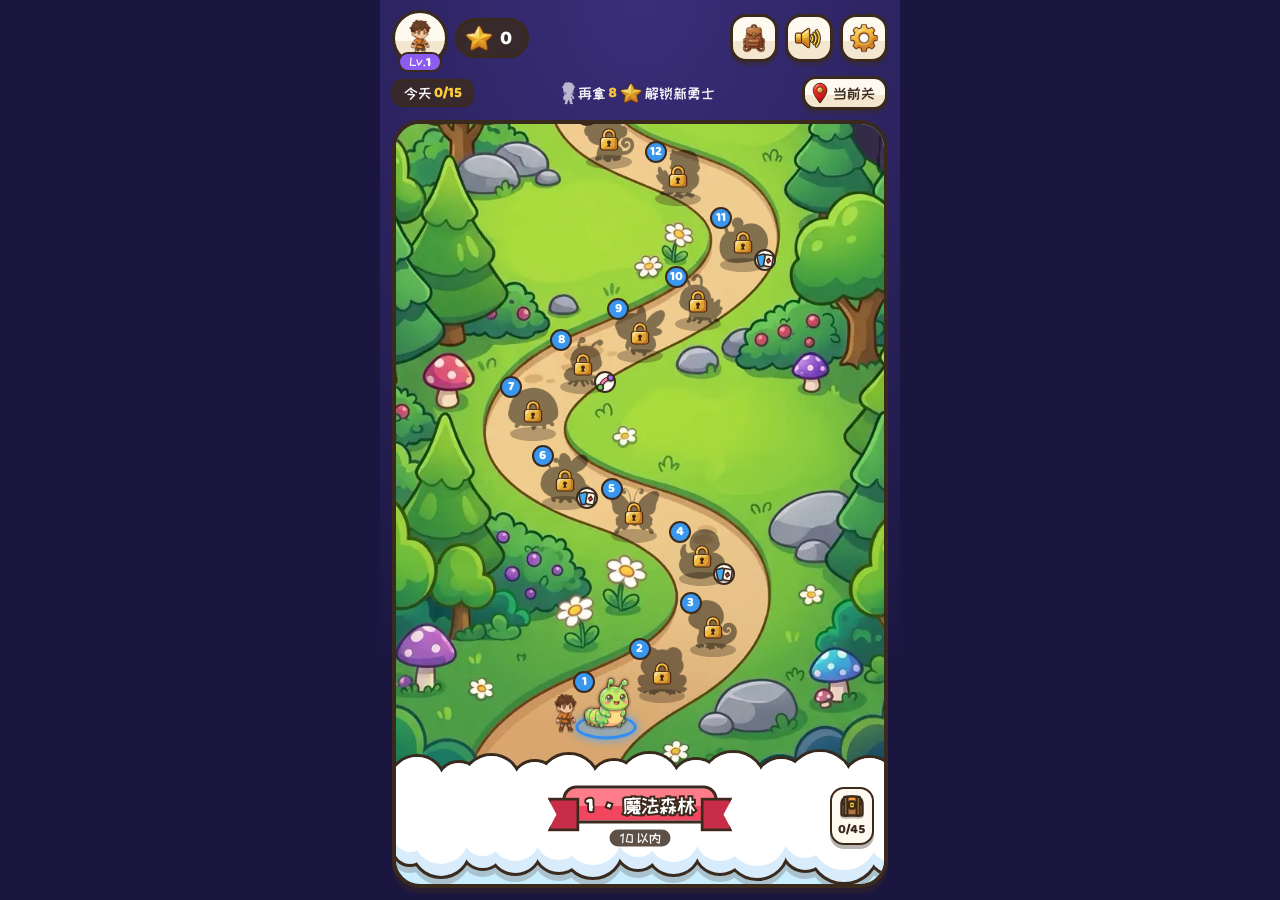
<file: index.html>
<!doctype html>
<html lang="zh-CN">
<head>
<meta charset="utf-8">
<meta name="viewport" content="width=device-width,initial-scale=1">
<title>小勇士大冒险</title>
<meta http-equiv="refresh" content="0; url=./xiaoyongshi/">
</head>
<body style="font-family:sans-serif;text-align:center;padding-top:30vh">
<a href="./xiaoyongshi/">进入「小勇士大冒险」</a>
</body>
</html>
</file>
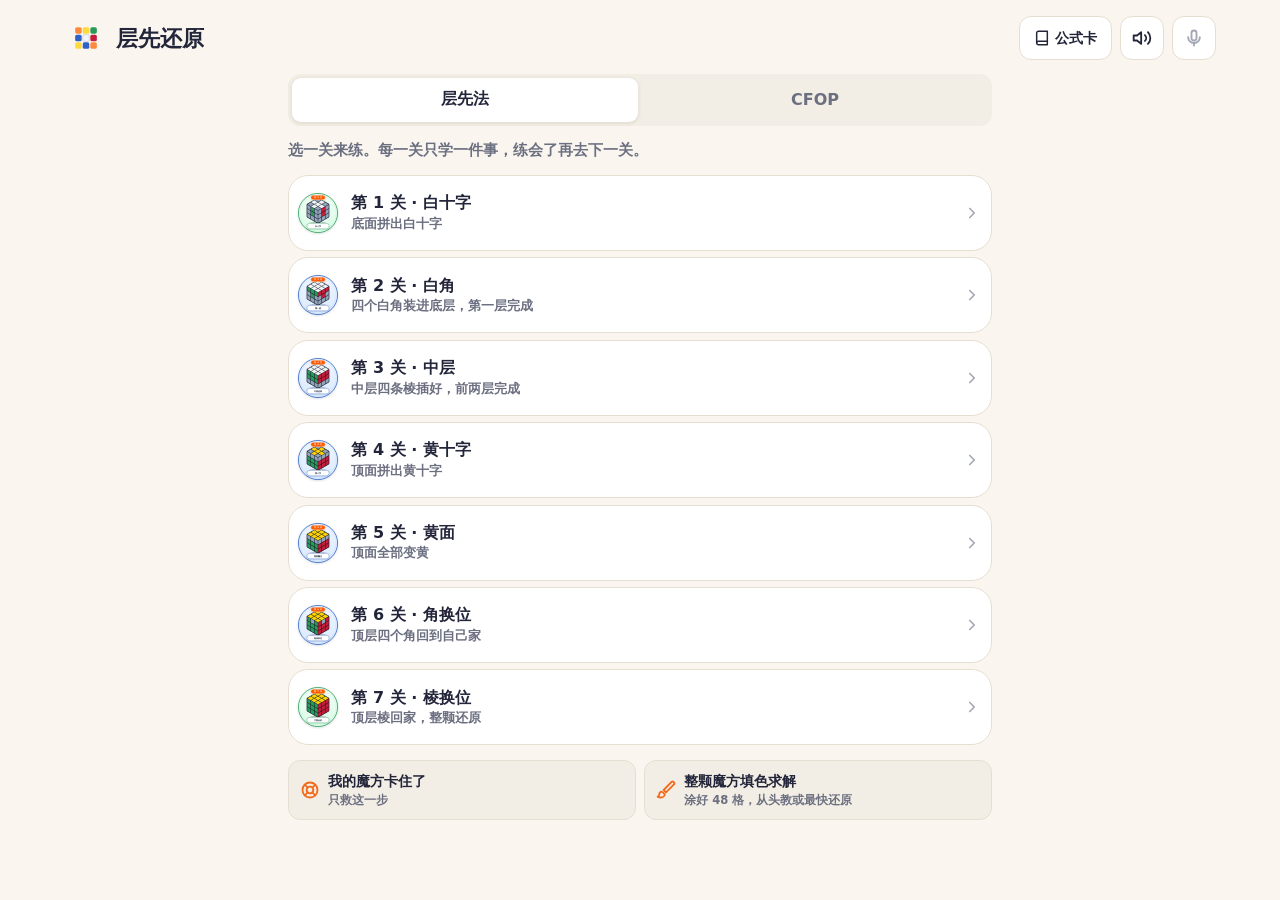
<file: mofang/index.html>
<!doctype html>
<html lang="zh-CN">
  <head>
    <meta charset="UTF-8" />
    <meta
      name="viewport"
      content="width=device-width, initial-scale=1, viewport-fit=cover"
    />
    <meta name="theme-color" content="#faf6ef" />
    <meta name="mobile-web-app-capable" content="yes" />
    <meta name="apple-mobile-web-app-capable" content="yes" />
    <meta name="apple-mobile-web-app-status-bar-style" content="default" />
    <meta name="apple-mobile-web-app-title" content="层先还原" />
    <meta name="description" content="对着实体魔方填色，层先法或最短路径还原。拖动翻转，每一步都能转给你看。" />
    <meta property="og:title" content="层先还原" />
    <meta property="og:description" content="Layer-by-layer cube" />
    <meta property="og:image" content="/mofang/og.jpg" />
    <link rel="manifest" href="/mofang/manifest.webmanifest" />
    <link rel="icon" type="image/svg+xml" href="/mofang/favicon.svg" />
    <link rel="apple-touch-icon" href="/mofang/apple-touch-icon.png" />
    <title>层先还原</title>
    <script type="module" crossorigin src="/mofang/assets/index-WEE_4bDT.js"></script>
    <link rel="stylesheet" crossorigin href="/mofang/assets/index-B3FWeYXa.css">
  </head>
  <body>
    <div id="root"></div>
  </body>
</html>
</file>
<file: mofang/assets/index-B3FWeYXa.css>
:root{--font-sans:"Noto Sans SC", "PingFang SC", "Hiragino Sans GB", "Microsoft YaHei", system-ui, sans-serif;--font-mono:"IBM Plex Mono", "SF Mono", ui-monospace, monospace;--bg:#faf6ef;--surface:#fff;--fill:#f3eee5;--fill-strong:#e9e2d6;--line:#e6ded0;--fg:#23263a;--muted:#6b6f80;--subtle:#a3a6b4;--accent:#f26a1b;--accent-soft:#fde9dc;--accent-fg:#fff;--success:#1c9a5e;--success-soft:#e2f4ea;--danger:#d9443a;--danger-soft:#fbe6e3;--r-sm:8px;--r-md:12px;--r-lg:20px;--h-top:44px;--h-chip:44px;--h-btn:52px;--shadow:0 10px 30px #3c280a1a;--radius:var(--r-lg);--radius-sm:var(--r-md);--border:var(--line);--border-strong:var(--fill-strong);--elevated:var(--fill);--bg-deep:var(--fill);--primary:var(--accent);--primary-deep:#d95a10;--primary-fg:var(--accent-fg);--secondary:var(--fg);--secondary-soft:var(--fill);--sun:var(--accent);--sun-soft:var(--fill);--sky-soft:var(--fill);--shadow-sm:none}*,:before,:after{box-sizing:border-box}html,body,#root{height:100%;margin:0}html{height:100%;height:-webkit-fill-available}body{font-family:var(--font-sans);background:var(--bg);color:var(--fg);-webkit-font-smoothing:antialiased;-webkit-tap-highlight-color:transparent;min-height:100dvh;-webkit-text-size-adjust:100%;-moz-text-size-adjust:100%;text-size-adjust:100%;min-height:-webkit-fill-available;overflow:hidden}button{color:inherit;font-family:inherit}strong{font-weight:700}.app{background:var(--bg);height:100svh;color:var(--fg);padding-top:env(safe-area-inset-top,0px);padding-left:env(safe-area-inset-left,0px);padding-right:env(safe-area-inset-right,0px);flex-direction:column;justify-content:center;display:flex;overflow:hidden}.shell{flex-direction:column;flex:auto;width:100%;min-height:0;display:flex}button:focus-visible{outline:3px solid var(--accent);outline-offset:2px}.topbar{flex:none;justify-content:space-between;align-items:center;gap:.5rem;padding:.5rem 1rem;display:flex}.topbar-left,.topbar-right{align-items:center;gap:.5rem;min-width:0;display:flex}.topbar-title{white-space:nowrap;margin:0;font-size:1.2rem;font-weight:800}.logo{width:var(--h-top);height:var(--h-top);justify-content:center;align-items:center;display:inline-flex}.icon-btn,.pill-btn,.tool-pill{height:var(--h-top);border:1px solid var(--line);border-radius:var(--r-md);background:var(--surface);color:var(--fg);white-space:nowrap;cursor:pointer;touch-action:manipulation;justify-content:center;align-items:center;gap:.35rem;font-size:.9rem;font-weight:700;display:inline-flex}.icon-btn{width:var(--h-top);padding:0}.pill-btn,.tool-pill{padding:0 .85rem}.icon-btn:active:not(:disabled),.pill-btn:active,.tool-pill:active:not(:disabled){background:var(--fill)}.icon-btn:disabled,.tool-pill:disabled{opacity:.4;cursor:default}.icon-btn.muted{color:var(--subtle)}.main{flex-direction:column;flex:auto;min-height:0;display:flex}.stage-panel{flex-direction:column;flex:auto;min-height:190px;display:flex;position:relative}.cube-stage{touch-action:none;-webkit-user-select:none;user-select:none;flex:auto;min-height:0;position:relative;overflow:hidden}.cube-stage-net{touch-action:manipulation;justify-content:center;align-items:center;padding:3.2rem 1rem 3.6rem;display:flex}.cube-stage canvas{display:block;width:100%!important;height:100%!important}.stage-overlay{z-index:6;pointer-events:none;justify-content:space-between;align-items:center;gap:.5rem;display:flex;position:absolute;top:.5rem;left:1rem;right:1rem}.stage-overlay>*{pointer-events:auto}.stage-tools{z-index:6;pointer-events:none;justify-content:space-between;gap:.5rem;display:flex;position:absolute;bottom:.75rem;left:1rem;right:1rem}.tool-pill{pointer-events:auto}.pose-chip,.step-hud{border-radius:var(--r-md);background:#ffffffe6;align-items:center;height:32px;padding:0 .7rem;display:inline-flex}.pose-chip{white-space:nowrap;text-overflow:ellipsis;gap:.35rem;min-width:0;font-size:.85rem;font-weight:700;overflow:hidden}.pose-chip svg{color:var(--accent);flex:none}.pose-sep{color:var(--subtle)}.pose-front{border-radius:3px;width:.85rem;height:.85rem;display:inline-block;box-shadow:inset 0 0 0 1px #0000002e}.view-toggle{height:var(--h-top);border:1px solid var(--line);border-radius:var(--r-md);background:var(--surface);flex:none;gap:0;padding:0;display:inline-flex;overflow:hidden}.view-btn{min-width:3.25rem;color:var(--muted);cursor:pointer;touch-action:manipulation;background:0 0;border:none;border-radius:0;padding:0 .8rem;font-size:.85rem;font-weight:800}.view-btn.active{background:var(--fg);color:#fff}.step-hud{z-index:5;pointer-events:none;-webkit-user-select:none;user-select:none;align-items:baseline;gap:.1rem;padding-top:.25rem;position:absolute;bottom:.6rem;right:1rem}.step-hud-current{color:var(--accent);font-variant-numeric:tabular-nums;font-size:1.15rem;font-weight:800}.step-hud-sep,.step-hud-total{color:var(--muted);font-variant-numeric:tabular-nums;font-size:.85rem;font-weight:700}.you-tag{white-space:nowrap;-webkit-user-select:none;user-select:none;font-family:var(--font-sans);flex-direction:column;align-items:center;display:flex}.you-tag-arrow{color:var(--fg);font-size:.65rem;line-height:1}.you-tag-body{border-radius:var(--r-sm);background:var(--fg);color:#fff;align-items:center;gap:.25rem;padding:.15rem .5rem;font-size:.72rem;font-weight:800;display:inline-flex}.you-tag-dot{border-radius:3px;width:.7rem;height:.7rem;box-shadow:0 0 0 1.5px #fff}.rotate-card{z-index:7;border-radius:var(--r-md);background:var(--fg);color:#fff;box-shadow:var(--shadow);pointer-events:none;white-space:nowrap;align-items:center;gap:.6rem;padding:.55rem 1rem .55rem .6rem;animation:.2s ease-out fade-in;display:flex;position:absolute;top:3.2rem;left:50%;transform:translate(-50%)}.rotate-card-icon{border-radius:var(--r-sm);background:var(--accent);justify-content:center;align-items:center;width:2.4rem;height:2.4rem;animation:1s ease-in-out infinite spin-left;display:inline-flex}.rotate-card-icon.flip{animation-name:spin-right}.rotate-card-icon svg{transform:scaleX(-1)}.rotate-card-icon.flip svg{transform:none}.rotate-card-text{flex-direction:column;line-height:1.25;display:flex}.rotate-card-text strong{font-size:1rem;font-weight:900}.rotate-card-text small{opacity:.8;font-size:.78rem;font-weight:600}.panel{background:var(--surface);border-radius:var(--r-lg) var(--r-lg) 0 0;flex-direction:column;flex:none;min-height:0;max-height:68%;display:flex;box-shadow:0 -6px 24px #3c280a14}.panel-inner{min-height:0;padding:1rem 1rem calc(1rem + env(safe-area-inset-bottom,0px));-webkit-overflow-scrolling:touch;scrollbar-width:thin;flex-direction:column;flex:auto;gap:.75rem;display:flex;overflow-y:auto}.panel-head{justify-content:space-between;align-items:center;gap:.5rem;display:flex}.panel-title{margin:0;font-size:1rem;font-weight:800}.panel-count{border-radius:var(--r-sm);background:var(--fill);height:28px;font-family:var(--font-mono);color:var(--muted);font-variant-numeric:tabular-nums;align-items:center;padding:0 .6rem;font-size:.85rem;font-weight:600;display:inline-flex}.palette{grid-template-columns:repeat(6,1fr);gap:.25rem;display:grid}.swatch{border-radius:var(--r-md);cursor:pointer;touch-action:manipulation;background:0 0;border:none;flex-direction:column;align-items:center;gap:.3rem;padding:.3rem 0;display:flex}.swatch.active{background:var(--fill)}.swatch-ring{--p:0%;--c:#ccc;border-radius:var(--r-md);background:conic-gradient(var(--c) var(--p), var(--fill-strong) 0);justify-content:center;align-items:center;width:3rem;height:3rem;padding:4px;display:flex;position:relative}.swatch.active .swatch-ring{box-shadow:0 0 0 2px var(--surface), 0 0 0 4px var(--fg)}.swatch-dot{border-radius:var(--r-sm);border:2px solid #fff;width:100%;height:100%}.swatch-label{font-size:.82rem;font-weight:800;line-height:1}.swatch-label small{color:var(--muted);font-variant-numeric:tabular-nums;font-size:.7rem;font-weight:600}.swatch.done{cursor:not-allowed}.swatch.done .swatch-ring{background:repeating-linear-gradient(-45deg, var(--fill-strong) 0 4px, var(--fill) 4px 8px)}.swatch.done .swatch-dot{opacity:.4;filter:saturate(.55);border-color:#0000;transform:scale(.78)}.swatch-done-badge{display:flex;position:absolute;bottom:-.25rem;right:-.25rem}.swatch-done-badge svg{border-radius:var(--r-sm);background:var(--success);color:#fff;border:2px solid #fff;width:1.3rem;height:1.3rem;padding:.18rem}.swatch.done .swatch-label{color:var(--subtle)}.swatch.done .swatch-label small{color:var(--success);font-weight:800}.status-line{border-radius:var(--r-md);background:var(--fill);height:3.1rem;color:var(--muted);align-items:center;gap:.45rem;padding:0 .15rem 0 .8rem;font-size:.88rem;font-weight:700;display:flex}.status-line.ok{background:var(--success-soft);color:var(--success)}.status-line.error{background:var(--danger-soft);color:var(--danger)}.status-text{white-space:nowrap;text-overflow:ellipsis;flex:auto;min-width:0;overflow:hidden}.status-action{border-radius:var(--r-sm);background:var(--danger);color:#fff;cursor:pointer;border:none;flex:none;height:2.75rem;padding:0 .8rem;font-size:.85rem;font-weight:800}.paint-guide{flex-direction:column;gap:.5rem;margin:0;padding:0;list-style:none;display:none}.paint-guide li{align-items:flex-start;gap:.6rem;font-size:.92rem;font-weight:600;line-height:1.45;display:flex}.paint-guide li.done{color:var(--muted)}.paint-guide-num{border-radius:var(--r-sm);background:var(--surface);flex:none;justify-content:center;align-items:center;width:1.6rem;height:1.6rem;font-size:.85rem;font-weight:800;display:inline-flex}.paint-guide li.done .paint-guide-num{background:var(--success-soft);color:var(--success)}.btn{border-radius:var(--r-md);cursor:pointer;-webkit-user-select:none;user-select:none;touch-action:manipulation;white-space:nowrap;min-height:var(--h-btn);border:1px solid #0000;flex-direction:column;justify-content:center;align-items:center;gap:.05rem;padding:.4rem .9rem;font-size:1rem;font-weight:800;display:inline-flex}.btn:disabled{opacity:.4;pointer-events:none}.btn:active:not(:disabled){transform:scale(.98)}.btn-xl{font-size:1.1rem}.btn-primary{background:var(--accent);color:var(--accent-fg)}.btn-secondary{background:var(--surface);border:1px solid var(--line);color:var(--fg)}.btn-danger{background:var(--danger-soft);color:var(--danger)}.btn-main{align-items:center;gap:.35rem;display:inline-flex}.btn-sub{opacity:.8;font-size:.72rem;font-weight:600;line-height:1.2}.panel-actions{flex-direction:column;gap:.15rem;display:flex}.link-row{justify-content:center;gap:.5rem;display:flex}.link-btn{min-height:44px;color:var(--muted);text-underline-offset:3px;cursor:pointer;touch-action:manipulation;background:0 0;border:none;padding:0 .5rem;font-size:.85rem;font-weight:700;text-decoration:underline}.link-btn:disabled{opacity:.4;cursor:default}.stage-bar{scrollbar-width:none;-webkit-overflow-scrolling:touch;flex:none;gap:.35rem;margin:0 -1rem;padding:0 1rem;display:flex;overflow-x:auto}.stage-bar::-webkit-scrollbar{display:none}.stage-pill{height:var(--h-chip);border:1px solid var(--line);border-radius:var(--r-md);background:var(--surface);color:var(--muted);cursor:pointer;white-space:nowrap;touch-action:manipulation;flex:none;align-items:center;gap:.35rem;padding:0 .7rem 0 .35rem;font-size:.85rem;font-weight:800;display:inline-flex}.stage-pill-num{border-radius:var(--r-sm);background:var(--fill);font-variant-numeric:tabular-nums;justify-content:center;align-items:center;width:1.5rem;height:1.5rem;font-size:.8rem;display:inline-flex}.stage-pill.current{border-color:var(--fg);background:var(--fg);color:#fff}.stage-pill.current .stage-pill-num{background:var(--accent);color:#fff}.stage-pill.done{color:var(--fg)}.stage-pill.done .stage-pill-num{background:var(--success-soft);color:var(--success)}.stage-pill.skip{opacity:.45}.stage-pill:disabled{cursor:default}.micro-progress{height:var(--h-chip);flex:none;align-items:center;gap:.6rem;display:flex}.micro-bar{border-radius:var(--r-sm);background:var(--fill);flex:1;height:.5rem;overflow:hidden}.micro-bar span{background:var(--accent);height:100%;transition:width .2s;display:block}.micro-text{color:var(--muted);font-variant-numeric:tabular-nums;font-size:.85rem;font-weight:800}.now-card{border-radius:var(--r-lg);background:var(--fill);flex-direction:column;flex:none;gap:.7rem;padding:.85rem;display:flex}.now-card.done{text-align:center;background:var(--success-soft);align-items:center;padding:1.4rem 1rem}.now-done-title{color:var(--success);margin:0;font-size:1.6rem;font-weight:900}.now-done-sub{color:var(--muted);margin:0;font-weight:600}.move-pills{flex-wrap:wrap;gap:.35rem;display:flex}.move-pill{border:1px solid var(--line);border-radius:var(--r-sm);background:var(--surface);min-width:2.6rem;color:var(--fg);flex-direction:column;align-items:center;padding:.25rem .4rem;line-height:1.15;display:inline-flex}.move-pill-sym{font-family:var(--font-mono);font-size:1.02rem;font-weight:700}.move-pill-zh{color:var(--muted);white-space:nowrap;font-size:.66rem;font-weight:700}.move-pill.rot{border-style:dashed;border-color:var(--subtle)}.move-pill.done{opacity:.4}.move-pill.active{border-color:var(--fg);background:var(--fg);color:#fff;opacity:1}.move-pill.active .move-pill-zh{color:#ffc9a6}.btn-side{gap:.1rem;padding:.3rem}.btn-side-label{font-size:.75rem;font-weight:800}.now-meta{align-items:center;gap:.5rem;min-width:0;display:flex}.now-count{color:var(--accent);font-variant-numeric:tabular-nums;flex:none;font-size:.85rem;font-weight:800}.now-count small{color:var(--muted);font-size:.78rem;font-weight:700}.now-piece{border-radius:var(--r-sm);background:var(--surface);min-width:0;padding:.15rem .5rem;font-size:.8rem;font-weight:800;line-height:1.3}.letters-btn{margin-left:auto;border-radius:var(--r-md);min-width:44px;height:44px;color:var(--subtle);font-family:var(--font-mono);cursor:pointer;touch-action:manipulation;background:0 0;border:none;flex:none;margin-block:-.4rem;font-size:.78rem;font-weight:700}.letters-btn.on{color:var(--fg);background:var(--surface)}.now-say{-webkit-line-clamp:2;-webkit-box-orient:vertical;min-height:2.6em;margin:0;font-size:1.25rem;font-weight:900;line-height:1.3;display:-webkit-box;overflow:hidden}.lesson-formula{flex-wrap:wrap;align-items:center;gap:.4rem .6rem;display:flex}.formula-part{flex-wrap:wrap;align-items:center;gap:.3rem;display:flex}.formula-part.setup+.formula-part:before{content:"→";color:var(--subtle);margin-right:.1rem;font-weight:800}.lesson-formula .move-pill{border-color:#0000;justify-content:center;min-width:2.9rem;min-height:2.6rem;padding:.2rem .45rem;transition:transform .15s}.lesson-formula .move-pill-zh{color:inherit;font-size:1.05rem;font-weight:900}.lesson-formula .move-pill-sym{color:var(--muted);font-size:.72rem}.lesson-formula .formula-part.setup .move-pill{border:1px dashed var(--subtle);background:0 0}.lesson-formula .formula-part .move-pill.active{border:1px solid var(--accent);background:var(--accent);color:#fff;opacity:1;transform:scale(1.06)}.lesson-formula .move-pill.active .move-pill-zh,.lesson-formula .move-pill.active .move-pill-sym{color:#fff}.formula-reps{border-radius:var(--r-sm);background:var(--accent-soft);color:var(--primary-deep);white-space:nowrap;font-variant-numeric:tabular-nums;padding:.2rem .45rem;font-size:.82rem;font-weight:800}.now-caption{height:1.4rem;color:var(--muted);white-space:nowrap;text-overflow:ellipsis;align-items:center;gap:.45rem;margin:0;font-size:.88rem;font-weight:700;display:flex;overflow:hidden}.now-caption.live{color:var(--fg)}.demo-dot{background:var(--accent);border-radius:50%;flex:none;width:.55rem;height:.55rem;animation:1s ease-in-out infinite pulse-dot}.lesson-controls{flex:none;grid-template-columns:5.2rem 1fr;gap:.5rem;display:grid}.solve-panel .lesson-controls{z-index:1;background:var(--surface);margin:-.5rem -1rem 0;padding:.5rem 1rem;position:sticky;bottom:0}.lesson-controls .btn-xl{min-height:3.6rem;font-size:1.3rem}.slow-mode{flex:none;margin-top:-.25rem}.slow-mode summary{min-height:44px;color:var(--muted);cursor:pointer;touch-action:manipulation;justify-content:center;align-items:center;gap:.25rem;font-size:.88rem;font-weight:800;list-style:none;display:flex}.slow-mode summary::-webkit-details-marker{display:none}.slow-mode .chevron{transition:transform .15s}.slow-mode[open] .chevron{transform:rotate(180deg)}.slow-controls{grid-template-columns:repeat(3,1fr);gap:.4rem;display:grid}.slow-controls .btn{min-height:48px;padding:.3rem .4rem;font-size:.9rem}.slow-say{color:var(--muted);text-align:center;margin:.4rem 0 0;font-size:.85rem;font-weight:700}.done-tip{z-index:8;border-radius:var(--r-md);background:var(--fg);color:#fff;width:max-content;max-width:calc(100% - 1.5rem);box-shadow:var(--shadow);align-items:center;gap:.4rem;padding:0 .3rem 0 .8rem;animation:.2s ease-out toast-in;display:flex;position:absolute;bottom:.6rem;left:50%;overflow:hidden;transform:translate(-50%)}.done-tip-text{white-space:nowrap;text-overflow:ellipsis;align-items:center;gap:.35rem;min-width:0;font-size:.85rem;font-weight:700;display:inline-flex;overflow:hidden}.done-tip-text svg{color:#7ee2a8;flex:none}.done-tip-undo{border-radius:var(--r-sm);color:#ffc9a6;text-underline-offset:3px;cursor:pointer;touch-action:manipulation;background:0 0;border:none;flex:none;min-height:44px;padding:0 .7rem;font-size:.88rem;font-weight:800;text-decoration:underline}.done-tip-timer{background:var(--accent);transform-origin:0;width:100%;height:3px;animation:tip-timer var(--tip-ms,2.8s) linear forwards;position:absolute;bottom:0;left:0}@keyframes tip-timer{to{transform:scaleX(0)}}.orient-backdrop{z-index:70;padding:calc(1rem + env(safe-area-inset-top,0px)) calc(1rem + env(safe-area-inset-right,0px)) calc(1rem + env(safe-area-inset-bottom,0px)) calc(1rem + env(safe-area-inset-left,0px));background:#23263a73;justify-content:center;align-items:center;animation:.18s ease-out fade-in;display:flex;position:fixed;inset:0}.orient-card{border-radius:var(--r-lg);background:var(--surface);width:min(100%,22rem);box-shadow:var(--shadow);text-align:center;flex-direction:column;align-items:center;gap:.5rem;padding:1.4rem 1.25rem 1.25rem;animation:.22s ease-out sheet-up;display:flex}.orient-stage{perspective:600px;justify-content:center;align-items:center;width:9rem;height:9rem;display:flex}.mini-cube{--s:4.6rem;width:var(--s);height:var(--s);transform-style:preserve-3d;animation:3.2s ease-in-out infinite flip-white-down;position:relative}.mini-face{backface-visibility:hidden;border:3px solid #1d1d24;border-radius:10px;position:absolute;inset:0}.mini-face.f{transform:translateZ(calc(var(--s) / 2))}.mini-face.b{transform:rotateY(180deg) translateZ(calc(var(--s) / 2))}.mini-face.u{transform:rotateX(90deg) translateZ(calc(var(--s) / 2))}.mini-face.d{transform:rotateX(-90deg) translateZ(calc(var(--s) / 2))}.mini-face.r{transform:rotateY(90deg) translateZ(calc(var(--s) / 2))}.mini-face.l{transform:rotateY(-90deg) translateZ(calc(var(--s) / 2))}@keyframes flip-white-down{0%,22%{transform:rotateX(-24deg)rotateY(-32deg)rotate(0)}62%,to{transform:rotateX(-24deg)rotateY(-32deg)rotate(180deg)}}.orient-title{margin:.25rem 0 0;font-size:1.45rem;font-weight:900}.orient-text{margin:0;font-size:1.12rem;font-weight:700}.orient-text b{background:var(--fill);border-radius:4px;padding:0 .2rem}.orient-text b.green{color:#1f7a45;background:#e2f4ea}.orient-sub{color:var(--muted);margin:0 0 .4rem;font-size:.85rem;font-weight:600}.orient-go{width:100%;min-height:3.4rem;font-size:1.25rem}.stage-overlay-right{flex:none;gap:.4rem;display:inline-flex}.sheet-backdrop{z-index:60;background:#23263a66;justify-content:center;align-items:flex-end;animation:.18s ease-out fade-in;display:flex;position:fixed;inset:0}.sheet{background:var(--surface);border-radius:var(--r-lg) var(--r-lg) 0 0;width:min(100%,36rem);max-height:88dvh;padding:1rem 1rem calc(1rem + env(safe-area-inset-bottom,0px));box-shadow:var(--shadow);animation:.22s cubic-bezier(.2,.9,.3,1.1) sheet-up;overflow-y:auto}.sheet-head{justify-content:space-between;align-items:flex-start;gap:.5rem;display:flex}.sheet-head>.icon-btn{flex:none}.sheet-title{margin:0;font-size:1.2rem;font-weight:900}.sheet-sub{color:var(--muted);margin:.2rem 0 0;font-size:.85rem;font-weight:600}.sheet-legend{color:var(--muted);flex-wrap:wrap;gap:.3rem .8rem;margin:.7rem 0 .5rem;font-size:.78rem;font-weight:700;display:flex}.formula-cards{flex-direction:column;gap:.55rem;margin:0;padding:0;list-style:none;display:flex}.formula-card{border-radius:var(--r-md);background:var(--fill);padding:.7rem .8rem}.formula-card .move-pill{min-width:2.2rem}.formula-card-head{align-items:center;gap:.45rem;margin-bottom:.45rem;display:flex}.formula-card-stage{border-radius:var(--r-sm);background:var(--fg);color:#fff;justify-content:center;align-items:center;width:1.5rem;height:1.5rem;font-size:.82rem;font-weight:900;display:inline-flex}.formula-card-name{font-size:1rem;font-weight:900}.formula-card-when-stage{color:var(--muted);margin-left:auto;font-size:.78rem;font-weight:700}.formula-card-when{color:var(--muted);margin:.45rem 0 0;font-size:.84rem;font-weight:600;line-height:1.45}.sheet-foot{color:var(--muted);margin:.8rem 0 0;font-size:.8rem;font-weight:600}.toast{top:calc(env(safe-area-inset-top,0px) + 6.4rem);z-index:50;border-radius:var(--r-md);background:var(--fg);color:#fff;text-align:center;width:max-content;max-width:min(88vw,22rem);box-shadow:var(--shadow);pointer-events:none;padding:.55rem .95rem;font-size:.88rem;font-weight:700;line-height:1.3;animation:.2s ease-out toast-in;position:fixed;left:50%;transform:translate(-50%)}.face-net{justify-content:center;align-items:center;width:100%;height:100%;display:flex;container-type:size}.face-net-grid{grid-template-rows:repeat(3,auto);grid-template-columns:repeat(4,minmax(0,1fr));gap:.3rem .35rem;width:min(100%,400px,133.333cqh - 3.35rem);max-height:100%;display:grid}.face-net-face{flex-direction:column;gap:.15rem;min-width:0;display:flex}.face-net-label{color:var(--muted);text-align:center;font-size:.75rem;font-weight:800;line-height:1}.face-net-cells{aspect-ratio:1;border-radius:var(--r-sm);background:#1c1d24;grid-template-columns:repeat(3,1fr);gap:3px;padding:3px;display:grid}.face-net-cell{aspect-ratio:1;cursor:pointer;touch-action:manipulation;border:none;border-radius:4px;padding:0}.face-net-cell.center{cursor:default}.face-net-cell.blank{background:#4a4e63!important}.face-net-cell.conflict{outline-offset:-2px;outline:3px solid #22d3ee}.face-net-cell.focused{outline:3px solid var(--accent);outline-offset:-1px;z-index:1}.face-net-cell.flash{animation:.35s ease-in-out 4 net-flash}.face-net-cell.blocked{filter:grayscale(.5)brightness(.75)}.face-net-cell.paint-pop{z-index:1;animation:.22s ease-out paint-cell-pop}.celebration-overlay{z-index:80;pointer-events:none;justify-content:center;align-items:center;animation:.25s ease-out fade-in;display:flex;position:fixed;inset:0}.celebration-canvas{pointer-events:none;width:100%;height:100%;position:absolute;inset:0}.celebration-message{z-index:1;text-align:center;border-radius:var(--r-lg);box-shadow:var(--shadow);background:#fffffff2;padding:1rem 2rem;animation:.45s cubic-bezier(.22,1.4,.36,1) celebration-pop;position:relative}.celebration-title{color:var(--accent);margin:0;font-size:clamp(2rem,8vw,3rem);font-weight:900}.celebration-sub{color:var(--muted);margin:.2rem 0 0;font-size:1rem;font-weight:700}@keyframes toast-in{0%{opacity:0;transform:translate(-50%)translateY(8px)}to{opacity:1;transform:translate(-50%)translateY(0)}}@keyframes fade-in{0%{opacity:0}to{opacity:1}}@keyframes sheet-up{0%{opacity:0;transform:translateY(40px)}to{opacity:1;transform:translateY(0)}}@keyframes net-flash{0%,to{filter:brightness()}50%{filter:brightness(1.8)}}@keyframes paint-cell-pop{0%{transform:scale(1)}48%{transform:scale(1.14)}to{transform:scale(1)}}@keyframes celebration-pop{0%{opacity:0;transform:scale(.72)}to{opacity:1;transform:scale(1)}}@keyframes spin-left{to{transform:rotate(-360deg)}}@keyframes spin-right{to{transform:rotate(360deg)}}@keyframes pulse-dot{50%{opacity:.25}}@media (prefers-reduced-motion:reduce){.celebration-overlay,.celebration-message,.sheet,.sheet-backdrop,.toast,.rotate-card-icon,.demo-dot,.mini-cube,.orient-card,.orient-backdrop,.done-tip{animation:none}.mini-cube{transform:rotateX(-24deg)rotateY(-32deg)rotate(180deg)}}.page{width:100%;min-height:0;padding:0 1rem calc(.75rem + env(safe-area-inset-bottom,0px));flex-direction:column;flex:auto;gap:.6rem;display:flex;overflow:hidden}.page-lead{color:var(--muted);flex:none;margin:0;font-size:.92rem;font-weight:600;line-height:1.4}.page-lead b{color:var(--fg);margin-right:.35rem;font-size:1.05rem}.level-list{scrollbar-width:none;flex-direction:column;flex:auto;gap:.4rem;min-height:0;max-height:calc(588px + 2.4rem);margin:0;padding:0;list-style:none;display:flex;overflow-y:auto}.level-list::-webkit-scrollbar{display:none}.level-list>li{flex:1 1 0;min-height:56px;max-height:84px;display:flex}.level-row{border:1px solid var(--line);border-radius:var(--r-lg);background:var(--surface);text-align:left;cursor:pointer;touch-action:manipulation;flex:auto;align-items:center;gap:.7rem;min-width:0;padding:.35rem .6rem .35rem .45rem;display:flex}.level-row:active{background:var(--fill)}.level-row>svg{color:var(--subtle);flex:none}.level-badge{flex:none;width:44px;height:44px}.level-text{flex-direction:column;flex:auto;gap:.1rem;min-width:0;display:flex}.level-name{white-space:nowrap;font-size:1rem;font-weight:900}.level-goal{color:var(--muted);white-space:nowrap;text-overflow:ellipsis;font-size:.8rem;font-weight:600;overflow:hidden}.level-fact{color:var(--muted);white-space:nowrap;flex:none;align-items:center;gap:.2rem;font-size:.74rem;font-weight:700;display:inline-flex}.level-fact.known{color:var(--success)}.home-more{flex:none;grid-template-columns:1fr 1fr;gap:.5rem;display:grid}.home-more.single{grid-template-columns:1fr}.more-btn{border:1px solid var(--line);border-radius:var(--r-md);background:var(--fill);text-align:left;cursor:pointer;touch-action:manipulation;align-items:center;gap:.5rem;min-height:60px;padding:.5rem .7rem;display:flex}.more-btn:active{background:var(--fill-strong)}.more-btn>svg{color:var(--accent);flex:none}.more-btn span{flex-direction:column;gap:.1rem;min-width:0;display:flex}.more-btn b{font-size:.9rem;font-weight:900}.more-btn small{color:var(--muted);font-size:.72rem;font-weight:600;line-height:1.25}.shape-grid{flex:auto;grid-template-columns:1fr 1fr;grid-auto-rows:minmax(0,1fr);gap:.5rem;min-height:0;margin:0;padding:0;list-style:none;display:grid;overflow-y:auto}.shape-grid.n2{grid-auto-rows:minmax(0,15rem)}.shape-grid>li{min-height:0;display:flex}.shape-card{border:1px solid var(--line);border-radius:var(--r-lg);background:var(--surface);cursor:pointer;touch-action:manipulation;flex-direction:column;flex:auto;align-items:center;gap:.25rem;min-width:0;padding:.55rem .55rem .6rem;display:flex;overflow:hidden}.shape-card:active{border-color:var(--accent);background:var(--accent-soft)}.shape-card.done{background:var(--success-soft)}.shape-icon{flex:0 auto;width:auto;max-width:100%;min-height:0;max-height:100%}.shape-name{font-size:1rem;font-weight:900}.shape-say{color:var(--muted);text-align:center;font-size:.74rem;font-weight:600;line-height:1.3}.shapes-paint{flex:none;justify-content:center;align-items:center;gap:.35rem;display:inline-flex}.intro-panel{gap:.6rem}.intro-head{align-items:center;gap:.6rem;display:flex}.intro-kicker{color:var(--accent);margin:0;font-size:.8rem;font-weight:800}.intro-title{margin:0;font-size:1.5rem;font-weight:900;line-height:1.1}.intro-goal{margin:0;font-size:.95rem;font-weight:700;line-height:1.4}.intro-formulas{flex-direction:column;gap:.4rem;display:flex}.intro-formula{border-radius:var(--r-lg);background:var(--fill);flex-direction:column;gap:.2rem;padding:.6rem .75rem;display:flex}.intro-formula-name{color:var(--muted);font-size:.8rem;font-weight:800}.mnemonic{flex-wrap:wrap;gap:.15rem .9rem;font-size:1.15rem;font-weight:900;line-height:1.35;display:flex}.mnemonic.big{font-size:1.45rem}.mnemonic-beat{white-space:nowrap}.intro-cases{color:var(--muted);flex-direction:column;gap:.2rem;margin:0;padding:0;font-size:.85rem;font-weight:600;list-style:none;display:flex}.intro-cases li:before{content:"·";color:var(--accent);margin-right:.4rem;font-weight:900}.skip-confirm{border-radius:var(--r-lg);background:var(--accent-soft);flex-direction:column;gap:.5rem;padding:.75rem;display:flex}.intro-panel .skip-confirm{z-index:1;box-shadow:0 .6rem 0 .6rem var(--surface);position:sticky;bottom:0}.skip-confirm p{margin:0;font-size:.88rem;font-weight:700;line-height:1.4}.skip-actions,.round-actions{grid-template-columns:1fr 1.4fr;gap:.5rem;display:grid}.scramble-hold{color:var(--muted);margin:0;font-size:.9rem;font-weight:600;line-height:1.4}.scramble-hold b{color:var(--fg)}.scramble-hold b.green{color:var(--success)}.scramble-pills .move-pill{justify-content:center;min-height:2.2rem}.scramble-pills .move-pill-zh{color:inherit;font-size:.9rem}.scramble-pills .move-pill.active{border-color:var(--accent);background:var(--accent)}.scramble-pills .move-pill.active .move-pill-zh{color:#fff}.scramble-controls{grid-template-columns:1fr 1.5fr 1fr;gap:.5rem;display:grid}.scramble-controls .btn-xl{min-height:3.6rem;font-size:1.2rem}.solve-note{border-radius:var(--r-md);background:var(--success-soft);color:var(--success);flex:none;margin:0;padding:.4rem .65rem;font-size:.82rem;font-weight:800;line-height:1.35}.now-tip{min-height:1.3rem;color:var(--primary-deep);align-items:flex-start;gap:.35rem;margin:-.2rem 0 0;font-size:.82rem;font-weight:700;line-height:1.35;display:flex}.now-tip svg{flex:none;margin-top:.05rem}.lesson-formula .move-pill.beat-end{margin-right:.45rem}.round-done{gap:.35rem}.round-fact{color:var(--muted);justify-content:center;align-items:center;gap:.3rem;margin:.2rem 0 0;font-size:.85rem;font-weight:700;display:inline-flex}.round-fact.known{color:var(--success)}.solo-check{border:1px solid var(--line);border-radius:var(--r-md);background:var(--surface);cursor:pointer;touch-action:manipulation;align-items:center;gap:.6rem;min-height:52px;padding:0 .8rem;font-size:.98rem;font-weight:800;display:flex}.solo-check input{opacity:0;pointer-events:none;position:absolute}.solo-box{border:2px solid var(--subtle);border-radius:var(--r-sm);color:#0000;flex:none;justify-content:center;align-items:center;width:26px;height:26px;display:inline-flex}.solo-check.on{border-color:var(--success);background:var(--success-soft)}.solo-check.on .solo-box{border-color:var(--success);background:var(--success);color:#fff}.solo-check:has(input:focus-visible){outline:3px solid var(--accent);outline-offset:2px}.round-actions .btn-xl{min-height:3.6rem}.topbar-title.small{text-overflow:ellipsis;font-size:1.05rem;overflow:hidden}.pill-btn.pill-compact{width:var(--h-top);padding:0}.pill-btn.pill-compact .pill-label{display:none}.speech-btn.on{color:var(--accent);border-color:var(--accent)}@media (height<=720px) and (width<=1023px){.topbar{padding-block:.35rem}.panel-inner{gap:.6rem;padding-top:.75rem}.now-card{gap:.45rem;padding:.7rem .8rem}.now-say{flex-shrink:0;min-height:0;font-size:1.12rem}.lesson-formula .move-pill{min-width:2.6rem;min-height:2.3rem}.lesson-formula .move-pill-zh{font-size:.98rem}.swatch-ring{width:2.6rem;height:2.6rem}.cube-stage-net{padding:.5rem 1rem}.cube-stage-net .pose-chip{display:none}.cube-stage-net .stage-overlay-right{margin-left:auto}.cube-stage-net .stage-tools{flex-direction:column;gap:.3rem;bottom:.5rem;left:auto}.cube-stage-net .tool-pill{height:40px}}@media (width<=380px){.pose-chip{gap:.25rem;padding:0 .55rem;font-size:.8rem}}@media (width<=360px){.pill-btn{padding:0 .65rem}.topbar-title{font-size:1.1rem}}@media (width>=1024px){.shell{max-width:75rem;max-height:58rem;margin:0 auto;padding:0 1.5rem 1.5rem}.topbar{padding:1rem 0 .85rem}.topbar-title{font-size:1.4rem}.main{grid-template-columns:minmax(0,1fr) 26rem;gap:1.25rem;display:grid}.stage-panel{border-radius:var(--r-lg);background:var(--surface);overflow:hidden}.stage-overlay{top:1rem}.panel{border-radius:var(--r-lg);max-height:none;box-shadow:none}.panel-inner{gap:1rem;padding:1.25rem}.paint-guide{border-radius:var(--r-md);background:var(--fill);padding:.9rem 1rem;display:flex}.panel-actions{margin-top:auto}.stage-bar{flex-wrap:wrap;margin:0;padding:0;overflow:visible}.solve-panel .now-card{padding:1.1rem}.now-say{font-size:1.45rem}.sheet-backdrop{align-items:center}.sheet{border-radius:var(--r-lg);max-height:86vh}.step-hud{bottom:1rem;right:1rem}.toast{top:calc(env(safe-area-inset-top,0px) + 5.5rem)}.page{gap:.9rem;max-width:44rem;margin:0 auto;padding:0 0 1rem}.level-list{max-height:calc(532px + 2.4rem)}.level-list>li{min-height:64px;max-height:76px}.pill-btn.pill-compact{width:auto;padding:0 .85rem}.pill-btn.pill-compact .pill-label{display:inline}.topbar-title.small{font-size:1.4rem}.shape-grid{grid-template-columns:repeat(3,1fr)}}.home-tabs{border-radius:var(--r-md);background:var(--fill);flex:none;grid-template-columns:1fr 1fr;gap:4px;padding:4px;display:grid}.home-tab{border-radius:calc(var(--r-md) - 3px);min-height:44px;color:var(--muted);cursor:pointer;touch-action:manipulation;background:0 0;border:0;font-size:1rem;font-weight:900}.home-tab.active{background:var(--surface);color:var(--fg);box-shadow:0 1px 4px #3c280a1f}.speed-list{max-height:calc(368px + 1.2rem)}.speed-list>li{min-height:64px;max-height:92px}.speed-badge{flex:none;width:44px;height:44px}.speed-kicker{border-radius:var(--r-sm);background:var(--accent-soft);color:var(--primary-deep);vertical-align:.12em;margin-right:.15rem;padding:.05rem .35rem;font-size:.72rem;font-weight:900;display:inline-block}.about-list{color:var(--muted);flex-direction:column;gap:.55rem;margin:.6rem 0 0;padding:0;font-size:.9rem;font-weight:600;line-height:1.5;list-style:none;display:flex}.about-list b{color:var(--fg)}.timer-page{-webkit-user-select:none;user-select:none;gap:.55rem}.app.timer-running .topbar{visibility:hidden}.scramble-card{border:1px solid var(--line);border-radius:var(--r-lg);background:var(--surface);flex:none;padding:.6rem .7rem .7rem}.scramble-card-head{align-items:center;gap:.4rem;margin-bottom:.45rem;display:flex}.scramble-card-title{color:var(--muted);flex:auto;font-size:.85rem;font-weight:900}.scramble-card .tool-pill{background:var(--fill);border:0;min-height:44px;padding:0 .7rem;font-size:.85rem;font-weight:800}.scramble-moves{grid-template-columns:repeat(5,1fr);gap:.3rem;margin:0;padding:0;list-style:none;display:grid}.scramble-move{border-radius:var(--r-sm);background:var(--fill);flex-direction:column;align-items:center;padding:.22rem .1rem;display:flex}.scramble-move-zh{white-space:nowrap;font-size:.9rem;font-weight:900}.scramble-move-sym{font-family:var(--font-mono);color:var(--muted);font-size:.72rem;font-weight:700}.timer-pad{border-radius:var(--r-lg);background:var(--fg);color:#fff;cursor:pointer;touch-action:none;-webkit-touch-callout:none;flex-direction:column;flex:auto;justify-content:center;align-items:center;gap:.5rem;min-height:9rem;transition:background .12s;display:flex}.timer-pad.holding{background:#8a2f26}.timer-pad.ready{background:var(--success)}.timer-pad.inspect:not(.holding){background:#34385a}.timer-digits{font-family:var(--font-mono);font-variant-numeric:tabular-nums;letter-spacing:-.02em;font-size:clamp(3.6rem,19vw,6.5rem);font-weight:700;line-height:1}.timer-digits.long{font-size:clamp(2.8rem,14vw,5rem)}.timer-hint{text-align:center;opacity:.85;padding:0 1rem;font-size:.95rem;font-weight:700}.timer-page.is-running .timer-pad,.timer-page.is-inspect .timer-pad{margin-top:-3.2rem}.timer-penalty{flex:none;grid-template-columns:1fr 1fr 1.4fr;gap:.4rem;display:grid}.timer-penalty .btn,.timer-foot .btn{min-height:44px}.timer-pen.on{background:var(--danger-soft);color:var(--danger);border-color:var(--danger)}.timer-stats{flex:none;grid-template-columns:1fr 1.25fr 1fr;gap:.4rem;margin:0;display:grid}.timer-stats>div{border-radius:var(--r-md);background:var(--surface);border:1px solid var(--line);text-align:center;padding:.45rem .4rem}.timer-stats dt{color:var(--muted);font-size:.74rem;font-weight:700}.timer-stats dd{font-family:var(--font-mono);margin:.1rem 0 0;font-size:1.3rem;font-weight:700}.timer-foot{flex:none;align-items:center;gap:.5rem;display:flex}.timer-foot .timer-list-btn{flex:auto}.timer-switch{border-radius:var(--r-md);background:var(--fill);cursor:pointer;align-items:center;gap:.45rem;min-height:44px;padding:0 .7rem;font-size:.88rem;font-weight:800;display:inline-flex}.timer-switch input{opacity:0;pointer-events:none;position:absolute}.timer-switch-track{background:var(--fill-strong);border-radius:.65rem;width:2.2rem;height:1.3rem;transition:background .15s;position:relative}.timer-switch-track:after{content:"";background:#fff;border-radius:50%;width:1rem;height:1rem;transition:transform .15s;position:absolute;top:.15rem;left:.15rem}.timer-switch.on .timer-switch-track{background:var(--success)}.timer-switch.on .timer-switch-track:after{transform:translate(.9rem)}.timer-switch:has(input:focus-visible){outline:3px solid var(--accent)}.timer-3d{border-radius:var(--r-md);background:var(--fill);height:18rem;margin-top:.6rem;position:relative;overflow:hidden}.timer-3d .cube-stage{height:100%}.solve-list{flex-direction:column;gap:.35rem;margin:.6rem 0 0;padding:0;list-style:none;display:flex}.solve-row{border-radius:var(--r-md);background:var(--fill);grid-template-columns:2rem auto 1fr;grid-template-areas:"no time actions""scr scr scr";align-items:center;gap:.2rem .5rem;padding:.45rem .6rem;display:grid}.solve-no{color:var(--muted);grid-area:no;font-size:.8rem;font-weight:800}.solve-time{font-family:var(--font-mono);grid-area:time;font-size:1.15rem;font-weight:700}.solve-scr{font-family:var(--font-mono);color:var(--muted);overflow-wrap:anywhere;grid-area:scr;font-size:.7rem}.solve-actions{grid-area:actions;justify-self:end;gap:.3rem;display:flex}.solve-btn{border:1px solid var(--line);border-radius:var(--r-md);background:var(--surface);cursor:pointer;min-width:44px;min-height:44px;font-size:.85rem;font-weight:800}.solve-btn.on{background:var(--danger-soft);color:var(--danger);border-color:var(--danger)}.solve-btn.del{color:var(--muted)}.ll-tabs{border-radius:var(--r-md);background:var(--fill);flex:none;grid-template-columns:repeat(4,1fr);gap:4px;padding:4px;display:grid}.ll-tab{border-radius:calc(var(--r-md) - 3px);min-height:48px;color:var(--muted);cursor:pointer;background:0 0;border:0;flex-direction:column;justify-content:center;align-items:center;font-size:.95rem;font-weight:900;line-height:1.15;display:flex}.ll-tab small{font-size:.66rem;font-weight:700}.ll-tab.active{background:var(--surface);color:var(--fg);box-shadow:0 1px 4px #3c280a1f}.ll-grid.n7{grid-template-columns:repeat(3,minmax(0,1fr))}.ll-grid.n3{grid-template-columns:repeat(3,minmax(0,1fr));grid-auto-rows:minmax(0,12rem)}.ll-grid.n2{grid-auto-rows:minmax(0,13rem)}.ll-grid.n4{grid-auto-rows:minmax(0,12rem)}.ll-card{justify-content:center;padding:.4rem .3rem}.ll-alias{color:var(--muted);text-align:center;font-size:.7rem;font-weight:700;line-height:1.25}.ll-case{gap:.65rem}.ll-case-head{flex:none;align-items:center;gap:.8rem;display:flex}.ll-case-text{flex-direction:column;gap:.25rem;min-width:0;display:flex}.ll-case-name{font-size:1.6rem;font-weight:900}.ll-case-look{color:var(--muted);font-size:.9rem;font-weight:600;line-height:1.4}.ll-place{border-radius:var(--r-md);background:var(--accent-soft);flex:none;align-items:center;gap:.45rem;margin:0;padding:.6rem .75rem;font-size:.98rem;font-weight:800;line-height:1.35;display:flex}.ll-place svg{color:var(--accent);flex:none}.ll-formula-card{border:1px solid var(--line);border-radius:var(--r-lg);background:var(--surface);flex-direction:column;flex:0 auto;gap:.55rem;min-height:0;padding:.75rem .8rem;display:flex;overflow-y:auto}.ll-formula-head{color:var(--muted);align-items:center;gap:.4rem;font-size:.85rem;font-weight:900;display:flex}.ll-formula-head>span{flex:auto}.ll-formula{flex-wrap:wrap;gap:.45rem .7rem;display:flex}.ll-beat{flex-wrap:wrap;gap:.22rem;display:inline-flex}.ll-formula .move-pill{min-width:2.5rem;min-height:2.5rem}.ll-formula .move-pill-zh{font-size:1.05rem}.ll-finger{margin:0;font-size:.88rem;font-weight:700;line-height:1.4}.ll-case .round-actions{margin-top:auto}.ll-quiz{gap:.55rem}.ll-quiz-sub{color:var(--muted);min-height:1.2rem;margin:-.2rem 0 0;font-size:.86rem;font-weight:700}.ll-options{grid-template-columns:repeat(4,1fr);gap:.35rem;margin:0;padding:0;list-style:none;display:grid}.ll-options.n2{grid-template-columns:repeat(2,1fr)}.ll-options.n3{grid-template-columns:repeat(3,1fr)}.ll-option{border:2px solid var(--line);border-radius:var(--r-md);background:var(--surface);cursor:pointer;flex-direction:column;align-items:center;gap:.15rem;width:100%;min-height:44px;padding:.3rem .15rem;font-size:.78rem;font-weight:800;display:flex}.ll-option span{white-space:nowrap;align-items:center;gap:.1rem;display:inline-flex}.ll-option svg[width="20"]{width:14px;height:14px}.ll-option.right{border-color:var(--success);background:var(--success-soft);color:var(--success)}.ll-option.wrong{border-color:var(--danger);background:var(--danger-soft)}.ll-option.dim{opacity:.45}.ll-option:disabled{cursor:default}.speed-intro{gap:.7rem}.speed-intro .intro-go{margin-top:auto}.speed-intro .intro-cases{margin:0}.cross-panel{gap:.6rem}.cross-panel>.btn-primary{z-index:1;box-shadow:0 .6rem 0 .6rem var(--surface);position:sticky;bottom:0}.cross-parts{counter-reset:part;flex-direction:column;gap:.45rem;margin:0;padding:0;list-style:none;display:flex}.cross-parts li{border-radius:var(--r-md);background:var(--fill);flex-direction:column;gap:.25rem;padding:.5rem .6rem;display:flex}.cross-part-head{flex-wrap:wrap;align-items:center;gap:.4rem;display:flex}.cross-part-head b{font-size:.95rem;font-weight:900}.cross-part-why{color:var(--muted);font-size:.82rem;font-weight:600;line-height:1.4}.move-pills.compact{flex-wrap:wrap;gap:.2rem;display:inline-flex}.move-pills.compact .move-pill{min-width:2.2rem;padding:.1rem .25rem}.f2l-sub{color:var(--muted);margin:0;font-size:.85rem;font-weight:900}.f2l-inserts{flex:0 auto;grid-template-columns:repeat(2,minmax(0,1fr));gap:.45rem;margin:0;padding:0;list-style:none;display:grid}.f2l-insert{border:1px solid var(--line);border-radius:var(--r-md);background:var(--surface);text-align:left;cursor:pointer;flex-direction:column;align-items:flex-start;gap:.3rem;width:100%;height:100%;min-height:44px;padding:.55rem .6rem;display:flex}.f2l-insert:active{background:var(--accent-soft)}.f2l-insert b{font-size:.95rem;font-weight:900}.f2l-insert small{color:var(--muted);font-size:.75rem;font-weight:700;line-height:1.3}.f2l-insert .move-pills.compact{flex-wrap:nowrap}.f2l-insert .move-pills.compact .move-pill{min-width:2rem;padding:.1rem .15rem}@media (height<=760px) and (width<=1023px){.scramble-move{padding:.12rem .1rem}.ll-case-head .ll-icon{width:104px;height:104px}.speed-intro .intro-cases li{font-size:.85rem}.f2l-intro .speed-cube{display:none}}@media (width>=1024px){.speed-list{max-height:calc(336px + 1.2rem)}.ll-grid.n7{grid-template-columns:repeat(4,1fr)}.timer-page{max-width:40rem}}.speed-pills .move-pill-zh,.ll-formula .move-pill-zh{color:var(--fg);font-size:.98rem;font-weight:900}.speed-pills .move-pill-sym,.ll-formula .move-pill-sym{color:var(--muted);font-size:.7rem}.speed-cube{border-radius:var(--r-lg);background:var(--surface);border:1px solid var(--line);flex:auto;min-height:7rem;position:relative;overflow:hidden}.speed-cube .cube-stage{height:100%}.speed-cube-cap{z-index:2;color:var(--muted);font-size:.78rem;font-weight:800;position:absolute;top:.5rem;left:.6rem}
</file>
